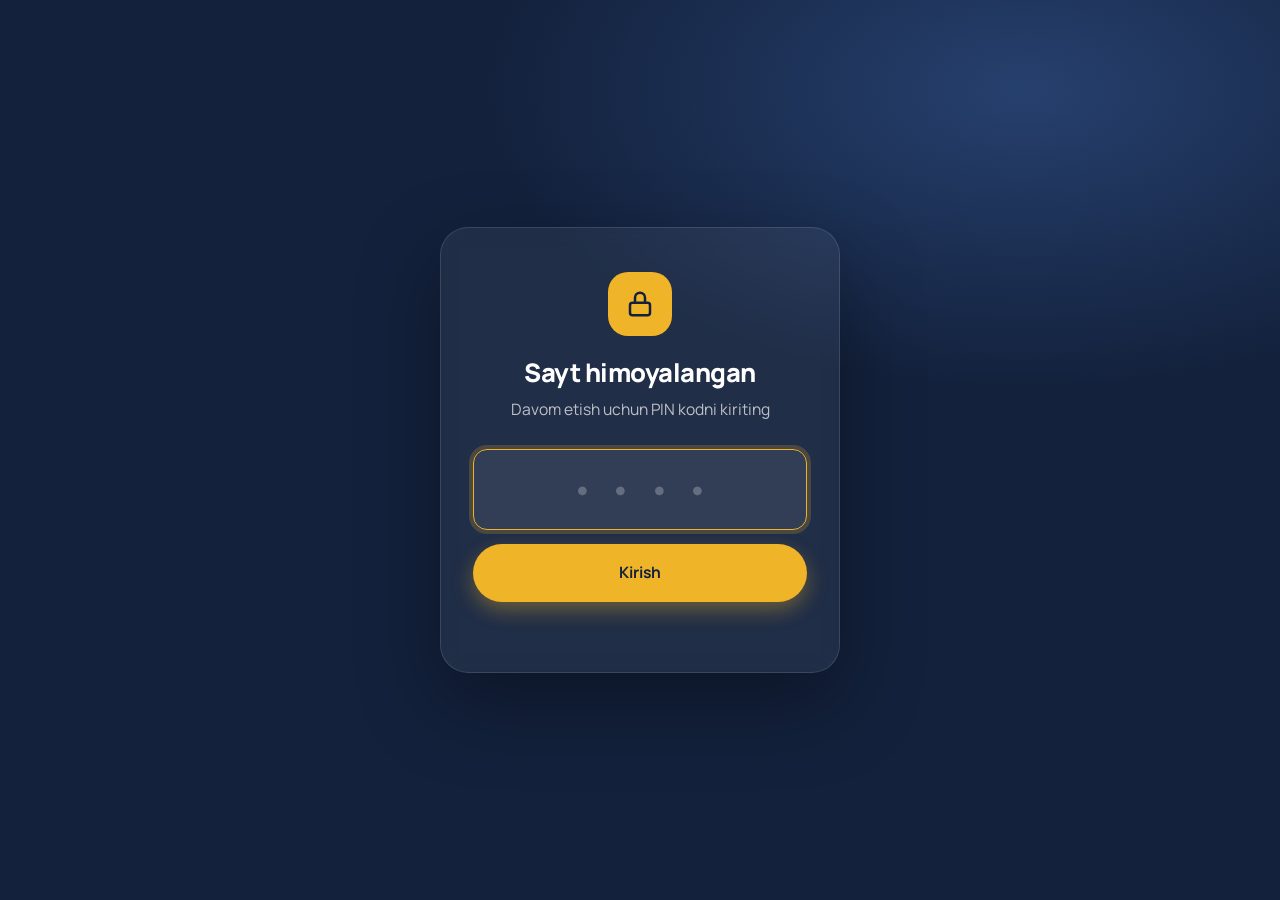
<file: index.html>
<!DOCTYPE html>
<html lang="uz">
<head>
  <meta charset="UTF-8">
  <meta name="viewport" content="width=device-width, initial-scale=1.0">
  <title>Aberno Butters Group — Bulut va Margaritto ishlab chiqaruvchisi</title>
  <meta name="description" content="Aberno Butters Group — Bulut brendi ostida oq sellulozali qogʻoz salfetka va gigiyenik mahsulotlar, Margaritto brendi ostida saryogʻ va margarin ishlab chiqaruvchi kompaniya.">
  <meta name="robots" content="noindex, nofollow">
  <link rel="icon" href="img/favicon.svg" type="image/svg+xml">
  <link rel="preconnect" href="https://fonts.googleapis.com">
  <link rel="preconnect" href="https://fonts.gstatic.com" crossorigin>
  <link href="https://fonts.googleapis.com/css2?family=Manrope:wght@400;500;600;700;800&display=swap" rel="stylesheet">
  <script>
    (function () {
      var t = null;
      try { t = localStorage.getItem('theme'); } catch (e) {}
      if (t !== 'light' && t !== 'dark') t = window.matchMedia('(prefers-color-scheme: dark)').matches ? 'dark' : 'light';
      document.documentElement.setAttribute('data-theme', t);
      var u = null;
      try { u = sessionStorage.getItem('aberno-unlocked'); } catch (e) {}
      if (u !== '1') document.documentElement.classList.add('is-locked');
    })();
  </script>
  <link rel="stylesheet" href="css/style.css?v=3">
</head>
<body>

  <!-- ============ HEADER ============ -->
  <header class="site-header">
    <div class="container">
      <a href="index.html" class="logo" aria-label="Aberno Butters Group — bosh sahifa">
        <svg viewBox="0 0 40 40" aria-hidden="true"><rect width="40" height="40" rx="12" fill="#13213c"/><path d="M12 29 20 11l8 18" stroke="#f0b429" stroke-width="3.6" fill="none" stroke-linecap="round" stroke-linejoin="round"/><path d="M15.6 23.2h8.8" stroke="#fff" stroke-width="3" stroke-linecap="round"/></svg>
        <span class="logo__text"><span class="logo__name">Aberno</span><span class="logo__sub">BUTTERS GROUP</span></span>
      </a>
      <nav class="nav" aria-label="Asosiy menyu">
        <a href="index.html" class="nav__link is-active" aria-current="page">Bosh sahifa</a>
        <a href="about.html" class="nav__link">Biz haqimizda</a>
        <a href="bulut.html" class="nav__link">Bulut</a>
        <a href="margaritto.html" class="nav__link">Margaritto</a>
        <a href="contact.html" class="nav__link">Aloqa</a>
        <a href="contact.html#form" class="btn btn--gold btn--sm nav__cta">Hamkor boʻlish</a>
      </nav>
      <div class="header-actions">
        <a href="tel:+998710000000" class="header-phone">
          <svg class="icon" viewBox="0 0 24 24"><path d="M22 16.92v3a2 2 0 0 1-2.18 2 19.79 19.79 0 0 1-8.63-3.07 19.5 19.5 0 0 1-6-6A19.79 19.79 0 0 1 2.12 4.18 2 2 0 0 1 4.11 2h3a2 2 0 0 1 2 1.72c.13.96.36 1.9.7 2.81a2 2 0 0 1-.45 2.11L8.09 9.91a16 16 0 0 0 6 6l1.27-1.27a2 2 0 0 1 2.11-.45c.91.34 1.85.57 2.81.7A2 2 0 0 1 22 16.92z"/></svg>
          +998 71 000-00-00
        </a>
        <a href="contact.html#form" class="btn btn--navy btn--sm">Buyurtma berish</a>
        <button class="theme-toggle" type="button" aria-label="Qorongʻu rejimga oʻtish" aria-pressed="false" title="Qorongʻu rejimga oʻtish">
          <svg class="icon icon-moon" viewBox="0 0 24 24"><path d="M21 12.79A9 9 0 1 1 11.21 3 7 7 0 0 0 21 12.79z"/></svg>
          <svg class="icon icon-sun" viewBox="0 0 24 24"><circle cx="12" cy="12" r="4"/><path d="M12 2v2M12 20v2M4.93 4.93l1.41 1.41M17.66 17.66l1.41 1.41M2 12h2M20 12h2M6.34 17.66l-1.41 1.41M19.07 4.93l-1.41 1.41"/></svg>
        </button>
        <button class="burger" type="button" aria-label="Menyuni ochish" aria-expanded="false"><span></span><span></span><span></span></button>
      </div>
    </div>
  </header>

  <main>
    <!-- ============ HERO ============ -->
    <section class="hero">
      <div class="container">
        <div class="hero__text">
          <div class="hero__badge"><b>UZ</b> Mahalliy ishlab chiqaruvchi</div>
          <h1>Har kuni kerak boʻladigan <span>sifatli mahsulotlar</span></h1>
          <p class="hero__lead">Aberno Butters Group — 100% oq sellulozadan tayyorlangan <strong>Bulut</strong> qogʻoz mahsulotlari hamda <strong>Margaritto</strong> saryogʻ va margarinlarini ishlab chiqaruvchi kompaniya.</p>
          <div class="hero__actions">
            <a href="#brands" class="btn btn--gold">Mahsulotlarimiz
              <svg class="icon" viewBox="0 0 24 24"><path d="M5 12h14M12 5l7 7-7 7"/></svg>
            </a>
            <a href="contact.html#form" class="btn btn--ghost">Hamkor boʻlish</a>
          </div>
          <div class="hero__brands">
            <div><strong>Bulut</strong>Salfetka va qogʻoz</div>
            <div><strong>Margaritto</strong>Saryogʻ va margarin</div>
            <div><strong>B2B · HoReCa</strong>Ulgurji yetkazib berish</div>
          </div>
        </div>
        <div class="hero__visual" aria-hidden="true">
          <div class="hero__circle"></div>
          <div class="hero__item hero__item--1"><img src="img/roll.svg" alt=""></div>
          <div class="hero__item hero__item--2"><img src="img/butter.svg" alt=""></div>
          <div class="hero__item hero__item--3"><img src="img/napkin.svg" alt=""></div>
          <div class="hero__tag">
            <i><svg class="icon" viewBox="0 0 24 24"><path d="M12 22s8-4 8-10V5l-8-3-8 3v7c0 6 8 10 8 10z"/><path d="m9 12 2 2 4-4"/></svg></i>
            <span>Qatʼiy sifat nazorati<small>Har bir partiya tekshiriladi</small></span>
          </div>
        </div>
      </div>
    </section>

    <!-- ============ KOMPANIYA HAQIDA ============ -->
    <section class="section">
      <div class="container split">
        <div class="split__text reveal">
          <span class="eyebrow">Kompaniya haqida</span>
          <h2>Uyingiz qulayligi va dasturxoningiz uchun ikki yoʻnalish</h2>
          <p>Aberno Butters Group ikki asosiy yoʻnalishda faoliyat yuritadi: gigiyenik qogʻoz mahsulotlari va sut-yogʻ mahsulotlari. Har ikkala yoʻnalishda ham bizning asosiy tamoyilimiz bitta — sifatli xomashyo, zamonaviy texnologiya va hamyonbop narx.</p>
          <ul class="checklist">
            <li><svg class="icon" viewBox="0 0 24 24"><path d="M20 6 9 17l-5-5"/></svg>Faqat 100% oq sellulozadan ishlangan qogʻoz mahsulotlari</li>
            <li><svg class="icon" viewBox="0 0 24 24"><path d="M20 6 9 17l-5-5"/></svg>Tabiiy tarkibli saryogʻ va margarinlar</li>
            <li><svg class="icon" viewBox="0 0 24 24"><path d="M20 6 9 17l-5-5"/></svg>Chakana, ulgurji va HoReCa uchun qadoqlar</li>
          </ul>
          <a href="about.html" class="btn btn--navy">Batafsil
            <svg class="icon" viewBox="0 0 24 24"><path d="M5 12h14M12 5l7 7-7 7"/></svg>
          </a>
        </div>
        <div class="split__visual reveal reveal-delay-1">
          <div class="visual-card">
            <img src="img/tissue-box.svg" alt="Bulut yuz salfetkalari">
            <img src="img/tub.svg" alt="Margaritto stol margarini">
            <div class="visual-card__stat"><strong>2</strong><span>ishonchli brend</span></div>
          </div>
        </div>
      </div>
    </section>

    <!-- ============ BRENDLAR ============ -->
    <section class="section section--cream" id="brands">
      <div class="container">
        <div class="section-head section-head--center reveal">
          <span class="eyebrow">Bizning brendlar</span>
          <h2>Bulut va Margaritto</h2>
          <p>Har bir brend oʻz yoʻnalishida eng yaxshi sifatni taklif qilish uchun yaratilgan.</p>
        </div>
        <div class="brand-grid">
          <article class="brand-card brand-card--bulut reveal">
            <div class="brand-card__logo">Bulut</div>
            <div class="brand-card__cat">Gigiyenik qogʻoz mahsulotlari</div>
            <p>Bulutdek yumshoq va toza. 100% oq sellulozadan tayyorlangan salfetkalar, tualet qogʻozi va oshxona sochiqlari.</p>
            <div class="brand-card__tags"><span>Salfetkalar</span><span>Tualet qogʻozi</span><span>Oshxona sochiqlari</span></div>
            <div class="brand-card__imgs">
              <img src="img/napkin.svg" alt="Bulut salfetkasi">
              <img src="img/roll.svg" alt="Bulut tualet qogʻozi">
              <img src="img/pocket.svg" alt="Bulut choʻntak roʻmolchasi">
            </div>
            <a href="bulut.html" class="btn btn--sky btn--sm">Katalog
              <svg class="icon" viewBox="0 0 24 24"><path d="M5 12h14M12 5l7 7-7 7"/></svg>
            </a>
          </article>
          <article class="brand-card brand-card--margaritto reveal reveal-delay-1">
            <div class="brand-card__logo">Margaritto</div>
            <div class="brand-card__cat">Saryogʻ va margarin</div>
            <p>Oilaviy dasturxon va professional oshxona uchun. Mayin taʼmli saryogʻ, stol va qandolatchilik margarinlari.</p>
            <div class="brand-card__tags"><span>Saryogʻ</span><span>Margarin</span><span>HoReCa</span></div>
            <div class="brand-card__imgs">
              <img src="img/butter.svg" alt="Margaritto saryogʻi">
              <img src="img/tub.svg" alt="Margaritto stol margarini">
              <img src="img/margarine.svg" alt="Margaritto margarini">
            </div>
            <a href="margaritto.html" class="btn btn--gold btn--sm">Katalog
              <svg class="icon" viewBox="0 0 24 24"><path d="M5 12h14M12 5l7 7-7 7"/></svg>
            </a>
          </article>
        </div>
      </div>
    </section>

    <!-- ============ RAQAMLAR ============ -->
    <section class="section section--navy section--tight">
      <div class="container">
        <div class="stats">
          <div class="stat reveal"><strong data-count="2">0</strong><span>ishonchli brend</span></div>
          <div class="stat reveal reveal-delay-1"><strong data-count="14" data-suffix="+">0</strong><span>turdagi mahsulot</span></div>
          <div class="stat reveal reveal-delay-2"><strong data-count="3">0</strong><span>savdo yoʻnalishi: chakana, ulgurji, HoReCa</span></div>
          <div class="stat reveal reveal-delay-3"><strong data-count="100" data-suffix="%">0</strong><span>oq selluloza</span></div>
        </div>
      </div>
    </section>

    <!-- ============ AFZALLIKLAR ============ -->
    <section class="section">
      <div class="container">
        <div class="section-head reveal">
          <span class="eyebrow">Nega aynan biz</span>
          <h2>Sifat — bizning asosiy qadriyatimiz</h2>
          <p>Xomashyo tanlashdan tortib qadoqlash va yetkazib berishgacha boʻlgan har bir bosqich nazorat ostida.</p>
        </div>
        <div class="features">
          <div class="feature reveal">
            <div class="feature__icon"><svg class="icon" viewBox="0 0 24 24"><path d="M11 20A7 7 0 0 1 9.8 6.1C15.5 5 17 4.48 19 2c1 2 2 4.18 2 8 0 5.5-4.78 10-10 10Z"/><path d="M2 21c0-3 1.85-5.36 5.08-6C9.5 14.52 12 13 13 12"/></svg></div>
            <h3>Sifatli xomashyo</h3>
            <p>Qogʻoz uchun faqat birlamchi oq selluloza, yogʻ mahsulotlari uchun tanlangan xomashyo.</p>
          </div>
          <div class="feature reveal reveal-delay-1">
            <div class="feature__icon"><svg class="icon" viewBox="0 0 24 24"><path d="M12 22s8-4 8-10V5l-8-3-8 3v7c0 6 8 10 8 10z"/><path d="m9 12 2 2 4-4"/></svg></div>
            <h3>Sifat nazorati</h3>
            <p>Har bir partiya laboratoriyada tekshiriladi va standart talablariga muvofiqligi taʼminlanadi.</p>
          </div>
          <div class="feature reveal reveal-delay-2">
            <div class="feature__icon"><svg class="icon" viewBox="0 0 24 24"><path d="M2 20V9l6 4V9l6 4V4h5l3 16z"/><path d="M2 20h20"/></svg></div>
            <h3>Zamonaviy ishlab chiqarish</h3>
            <p>Avtomatlashtirilgan liniyalar barqaror sifat va katta hajmdagi buyurtmalarni taʼminlaydi.</p>
          </div>
          <div class="feature reveal reveal-delay-3">
            <div class="feature__icon"><svg class="icon" viewBox="0 0 24 24"><path d="M1 3h15v13H1z"/><path d="M16 8h4l3 3v5h-7z"/><circle cx="5.5" cy="18.5" r="2.5"/><circle cx="18.5" cy="18.5" r="2.5"/></svg></div>
            <h3>Tez yetkazib berish</h3>
            <p>Oʻz logistikamiz orqali doʻkonlar, distribyutorlar va HoReCa mijozlariga oʻz vaqtida yetkazamiz.</p>
          </div>
        </div>
      </div>
    </section>

    <!-- ============ JARAYON ============ -->
    <section class="section section--cream">
      <div class="container">
        <div class="section-head section-head--center reveal">
          <span class="eyebrow">Ishlab chiqarish</span>
          <h2>Xomashyodan — dasturxoningizgacha</h2>
        </div>
        <div class="steps">
          <div class="step reveal">
            <h3>Xomashyo tanlash</h3>
            <p>Ishonchli yetkazib beruvchilardan sertifikatlangan xomashyo qabul qilinadi.</p>
          </div>
          <div class="step reveal reveal-delay-1">
            <h3>Ishlab chiqarish</h3>
            <p>Zamonaviy uskunalarda gigiyena talablariga toʻliq rioya qilgan holda tayyorlanadi.</p>
          </div>
          <div class="step reveal reveal-delay-2">
            <h3>Nazorat va qadoqlash</h3>
            <p>Laboratoriya tekshiruvidan oʻtgan mahsulot xavfsiz va qulay qadoqlarga joylanadi.</p>
          </div>
          <div class="step reveal reveal-delay-3">
            <h3>Yetkazib berish</h3>
            <p>Mahsulotlar saqlash sharoitlariga rioya qilingan holda hamkorlarimizga yetkaziladi.</p>
          </div>
        </div>
      </div>
    </section>

    <!-- ============ CTA ============ -->
    <section class="section">
      <div class="container">
        <div class="cta reveal">
          <div>
            <h2>Distribyutor yoki ulgurji xaridor boʻlmoqchimisiz?</h2>
            <p>Ariza qoldiring — menejerimiz siz bilan bogʻlanib, narxlar va hamkorlik shartlari haqida maʼlumot beradi.</p>
          </div>
          <div class="cta__actions">
            <a href="contact.html#form" class="btn btn--navy">Ariza qoldirish
              <svg class="icon" viewBox="0 0 24 24"><path d="M5 12h14M12 5l7 7-7 7"/></svg>
            </a>
            <a href="tel:+998710000000" class="btn btn--outline">Qoʻngʻiroq qilish</a>
          </div>
        </div>
      </div>
    </section>
  </main>

  <!-- ============ FOOTER ============ -->
  <footer class="site-footer">
    <div class="container">
      <div class="footer-grid">
        <div>
          <a href="index.html" class="logo">
            <svg viewBox="0 0 40 40" aria-hidden="true"><rect width="40" height="40" rx="12" fill="#f0b429"/><path d="M12 29 20 11l8 18" stroke="#13213c" stroke-width="3.6" fill="none" stroke-linecap="round" stroke-linejoin="round"/><path d="M15.6 23.2h8.8" stroke="#fff" stroke-width="3" stroke-linecap="round"/></svg>
            <span class="logo__text"><span class="logo__name">Aberno</span><span class="logo__sub">BUTTERS GROUP</span></span>
          </a>
          <p class="footer-about">Bulut qogʻoz mahsulotlari hamda Margaritto saryogʻ va margarinlari ishlab chiqaruvchisi.</p>
          <div class="socials">
            <a href="#" aria-label="Telegram"><svg class="icon" viewBox="0 0 24 24"><path d="M21 4 3 11l6 2 2 6 3-4 5 4z"/><path d="m9 13 8-6"/></svg></a>
            <a href="#" aria-label="Instagram"><svg class="icon" viewBox="0 0 24 24"><rect x="3" y="3" width="18" height="18" rx="5"/><circle cx="12" cy="12" r="4"/><circle cx="17.5" cy="6.5" r=".6"/></svg></a>
            <a href="#" aria-label="Facebook"><svg class="icon" viewBox="0 0 24 24"><path d="M18 2h-3a5 5 0 0 0-5 5v3H7v4h3v8h4v-8h3l1-4h-4V7a1 1 0 0 1 1-1h3z"/></svg></a>
            <a href="#" aria-label="YouTube"><svg class="icon" viewBox="0 0 24 24"><rect x="2" y="5" width="20" height="14" rx="4"/><path d="m10 9 5 3-5 3z"/></svg></a>
          </div>
        </div>
        <div>
          <h4>Sahifalar</h4>
          <ul class="footer-links">
            <li><a href="index.html">Bosh sahifa</a></li>
            <li><a href="about.html">Biz haqimizda</a></li>
            <li><a href="contact.html">Aloqa</a></li>
            <li><a href="contact.html#form">Hamkorlik</a></li>
          </ul>
        </div>
        <div>
          <h4>Brendlar</h4>
          <ul class="footer-links">
            <li><a href="bulut.html">Bulut — salfetkalar</a></li>
            <li><a href="bulut.html">Bulut — tualet qogʻozi</a></li>
            <li><a href="margaritto.html">Margaritto — saryogʻ</a></li>
            <li><a href="margaritto.html">Margaritto — margarin</a></li>
          </ul>
        </div>
        <div>
          <h4>Aloqa</h4>
          <ul class="footer-contact">
            <li><svg class="icon" viewBox="0 0 24 24"><path d="M20 10c0 6-8 12-8 12s-8-6-8-12a8 8 0 0 1 16 0Z"/><circle cx="12" cy="10" r="3"/></svg>Oʻzbekiston, Toshkent shahri</li>
            <li><svg class="icon" viewBox="0 0 24 24"><path d="M22 16.92v3a2 2 0 0 1-2.18 2 19.79 19.79 0 0 1-8.63-3.07 19.5 19.5 0 0 1-6-6A19.79 19.79 0 0 1 2.12 4.18 2 2 0 0 1 4.11 2h3a2 2 0 0 1 2 1.72c.13.96.36 1.9.7 2.81a2 2 0 0 1-.45 2.11L8.09 9.91a16 16 0 0 0 6 6l1.27-1.27a2 2 0 0 1 2.11-.45c.91.34 1.85.57 2.81.7A2 2 0 0 1 22 16.92z"/></svg><a href="tel:+998710000000">+998 71 000-00-00</a></li>
            <li><svg class="icon" viewBox="0 0 24 24"><rect x="2" y="4" width="20" height="16" rx="2"/><path d="m22 6-10 7L2 6"/></svg><a href="mailto:info@aberno.uz">info@aberno.uz</a></li>
          </ul>
        </div>
      </div>
      <div class="footer-bottom">
        <span>© <span data-year>2026</span> Aberno Butters Group. Barcha huquqlar himoyalangan.</span>
        <span>Bulut · Margaritto</span>
      </div>
    </div>
  </footer>

  <button class="to-top" type="button" aria-label="Tepaga qaytish">
    <svg class="icon" viewBox="0 0 24 24"><path d="M12 19V5M5 12l7-7 7 7"/></svg>
  </button>

  <script src="js/main.js?v=3"></script>
</body>
</html>
</file>
<file: css/style.css>
/* =========================================================
   Aberno Butters Group — asosiy stil fayli
   ========================================================= */

:root {
  --navy: #13213c;
  --navy-2: #1d3055;
  --gold: #f0b429;
  --gold-d: #d4960a;
  --butter: #fff4d6;
  --orange: #e8772e;
  --sky: #3d9be0;
  --sky-d: #2479b8;
  --sky-l: #eaf5fd;
  --cream: #fffaf0;
  --bg: #ffffff;
  --ink: #1b2232;
  --muted: #5d6678;
  --line: #ebe5d8;

  --surface: #ffffff;
  --heading: #13213c;
  --header-bg: rgba(255, 255, 255, .92);
  --btn-navy: #13213c;
  --footer-bg: #0d172b;
  --success-bg: #e7f7ee;
  --success-ink: #17703d;

  --radius: 20px;
  --radius-sm: 12px;
  --shadow: 0 12px 32px rgba(19, 33, 60, .08);
  --shadow-lg: 0 24px 60px rgba(19, 33, 60, .14);
  --max: 1200px;
  --header-h: 76px;
  color-scheme: light;
}

/* ---------- Qorongʻu rejim ---------- */
:root[data-theme="dark"] {
  --gold-d: #f5c24a;
  --butter: rgba(240, 180, 41, .14);
  --sky-d: #6bb8ef;
  --sky-l: rgba(61, 155, 224, .16);
  --cream: #111b2e;
  --bg: #0b1322;
  --surface: #16213a;
  --ink: #e4e8f1;
  --muted: #9aa5ba;
  --line: #26334f;
  --heading: #f4f6fb;
  --header-bg: rgba(11, 19, 34, .88);
  --btn-navy: #263b63;
  --footer-bg: #070d18;
  --success-bg: rgba(31, 157, 85, .16);
  --success-ink: #6fdc9d;
  --shadow: 0 12px 32px rgba(0, 0, 0, .35);
  --shadow-lg: 0 24px 60px rgba(0, 0, 0, .5);
  color-scheme: dark;
}
:root[data-theme="dark"] .brand-card--bulut,
:root[data-theme="dark"] .brand-card--margaritto { border-color: var(--line); }
:root[data-theme="dark"] .section--navy { background: #101c33; }
:root[data-theme="dark"] .btn--navy:hover { background: #30497a; }
:root[data-theme="dark"] .page-hero--margaritto .btn--navy,
:root[data-theme="dark"] .cta .btn--navy { background: var(--navy); }
:root[data-theme="dark"] .product-card__img img,
:root[data-theme="dark"] .visual-card img { filter: drop-shadow(0 16px 20px rgba(0, 0, 0, .35)); }

*,
*::before,
*::after { box-sizing: border-box; margin: 0; padding: 0; }

html { scroll-behavior: smooth; }

body {
  font-family: 'Manrope', system-ui, -apple-system, 'Segoe UI', sans-serif;
  color: var(--ink);
  background: var(--bg);
  line-height: 1.65;
  font-size: 16px;
  -webkit-font-smoothing: antialiased;
  overflow-x: hidden;
  transition: background-color .3s, color .3s;
}

img, svg { max-width: 100%; display: block; }
a { color: inherit; text-decoration: none; }
ul { list-style: none; }
button, input, textarea, select { font: inherit; color: inherit; }

h1, h2, h3, h4 { line-height: 1.15; letter-spacing: -.02em; font-weight: 800; }
h1 { font-size: clamp(2.2rem, 5vw, 3.8rem); }
h2 { font-size: clamp(1.8rem, 3.5vw, 2.7rem); }
h3 { font-size: 1.3rem; }

.container { width: min(var(--max), 100% - 32px); margin-inline: auto; }

.icon {
  width: 24px; height: 24px;
  fill: none; stroke: currentColor; stroke-width: 2;
  stroke-linecap: round; stroke-linejoin: round;
  flex-shrink: 0;
}

/* ---------- Tugmalar ---------- */
.btn {
  display: inline-flex; align-items: center; gap: 10px;
  padding: 14px 26px;
  border-radius: 999px;
  font-weight: 700; font-size: .98rem;
  border: 2px solid transparent;
  cursor: pointer;
  transition: transform .2s, background .2s, color .2s, border-color .2s, box-shadow .2s;
  white-space: nowrap;
}
.btn .icon { width: 18px; height: 18px; transition: transform .2s; }
.btn:hover .icon { transform: translateX(4px); }
.btn:hover { transform: translateY(-2px); }

.btn--gold { background: var(--gold); color: var(--navy); box-shadow: 0 8px 20px rgba(240, 180, 41, .35); }
.btn--gold:hover { background: #f5c24a; }
.btn--navy { background: var(--btn-navy); color: #fff; }
.btn--navy:hover { background: var(--navy-2); }
.btn--sky { background: var(--sky); color: #fff; box-shadow: 0 8px 20px rgba(61, 155, 224, .3); }
.btn--sky:hover { background: var(--sky-d); }
.btn--ghost { border-color: rgba(255, 255, 255, .35); color: #fff; }
.btn--ghost:hover { border-color: #fff; background: rgba(255, 255, 255, .08); }
.btn--outline { border-color: var(--navy); color: var(--navy); }
.btn--outline:hover { background: var(--navy); color: #fff; }
.btn--sm { padding: 10px 20px; font-size: .9rem; }

/* ---------- Header ---------- */
.site-header {
  position: sticky; top: 0; z-index: 100;
  height: var(--header-h);
  background: var(--header-bg);
  backdrop-filter: saturate(180%) blur(12px);
  -webkit-backdrop-filter: saturate(180%) blur(12px);
  border-bottom: 1px solid transparent;
  transition: border-color .3s, box-shadow .3s;
}
.site-header.is-scrolled { border-color: var(--line); box-shadow: 0 4px 20px rgba(19, 33, 60, .06); }
.site-header .container { height: 100%; display: flex; align-items: center; justify-content: space-between; gap: 24px; }

.logo { display: flex; align-items: center; gap: 12px; }
.logo svg { width: 42px; height: 42px; }
.logo__text { display: flex; flex-direction: column; line-height: 1; }
.logo__name { font-weight: 800; font-size: 1.35rem; letter-spacing: -.02em; color: var(--heading); }
.logo__sub { font-size: .62rem; font-weight: 700; letter-spacing: .22em; color: var(--gold-d); margin-top: 4px; }

.nav { display: flex; align-items: center; gap: 6px; }
.nav__link {
  position: relative;
  padding: 10px 16px;
  font-weight: 600; font-size: .95rem;
  color: var(--muted);
  border-radius: 999px;
  transition: color .2s, background .2s;
}
.nav__link:hover { color: var(--heading); background: var(--cream); }
.nav__link.is-active { color: var(--heading); background: var(--butter); }
.nav__cta { display: none; }

.header-actions { display: flex; align-items: center; gap: 14px; }
.header-phone { display: flex; align-items: center; gap: 8px; font-weight: 700; font-size: .95rem; color: var(--heading); }
.header-phone .icon { width: 18px; height: 18px; color: var(--gold-d); }

.theme-toggle {
  width: 46px; height: 46px;
  border: 1px solid var(--line); border-radius: 12px;
  background: var(--surface); color: var(--heading);
  display: grid; place-items: center;
  cursor: pointer;
  transition: border-color .2s, color .2s, transform .2s;
}
.theme-toggle:hover { border-color: var(--gold); color: var(--gold-d); }
.theme-toggle:active { transform: scale(.94); }
.theme-toggle .icon { width: 20px; height: 20px; }
.theme-toggle .icon-sun { display: none; }
:root[data-theme="dark"] .theme-toggle .icon-sun { display: block; }
:root[data-theme="dark"] .theme-toggle .icon-moon { display: none; }

.burger {
  display: none;
  width: 46px; height: 46px;
  border: 1px solid var(--line); border-radius: 12px;
  background: var(--surface); cursor: pointer;
  position: relative;
}
.burger span {
  position: absolute; left: 12px; right: 12px; height: 2px;
  background: var(--heading); border-radius: 2px;
  transition: transform .3s, opacity .3s, top .3s;
}
.burger span:nth-child(1) { top: 15px; }
.burger span:nth-child(2) { top: 22px; }
.burger span:nth-child(3) { top: 29px; }
.nav-open .burger span:nth-child(1) { top: 22px; transform: rotate(45deg); }
.nav-open .burger span:nth-child(2) { opacity: 0; }
.nav-open .burger span:nth-child(3) { top: 22px; transform: rotate(-45deg); }

/* ---------- Hero (bosh sahifa) ---------- */
.hero {
  position: relative;
  background: radial-gradient(1200px 600px at 85% 20%, #26406e 0%, transparent 60%), var(--navy);
  color: #fff;
  overflow: hidden;
  padding: 90px 0 120px;
}
.hero::after {
  content: "";
  position: absolute; left: 0; right: 0; bottom: -1px; height: 70px;
  background: var(--bg);
  clip-path: ellipse(60% 100% at 50% 100%);
}
.hero .container { position: relative; z-index: 1; display: grid; grid-template-columns: 1.05fr 1fr; gap: 48px; align-items: center; }
.hero__badge {
  display: inline-flex; align-items: center; gap: 10px;
  padding: 8px 16px 8px 8px;
  border: 1px solid rgba(255, 255, 255, .18);
  border-radius: 999px;
  font-size: .88rem; font-weight: 600; color: rgba(255, 255, 255, .85);
  margin-bottom: 26px;
}
.hero__badge b { background: var(--gold); color: var(--navy); border-radius: 999px; padding: 3px 10px; font-size: .78rem; }
.hero h1 span { color: var(--gold); }
.hero__lead { margin: 24px 0 36px; font-size: 1.12rem; color: rgba(255, 255, 255, .75); max-width: 540px; }
.hero__actions { display: flex; flex-wrap: wrap; gap: 14px; }
.hero__brands { display: flex; gap: 28px; margin-top: 48px; padding-top: 28px; border-top: 1px solid rgba(255, 255, 255, .12); }
.hero__brands div { font-size: .85rem; color: rgba(255, 255, 255, .6); }
.hero__brands strong { display: block; font-size: 1.15rem; color: #fff; }

.hero__visual { position: relative; aspect-ratio: 1 / 1; max-width: 540px; justify-self: center; width: 100%; }
.hero__circle {
  position: absolute; inset: 8%;
  border-radius: 50%;
  background: radial-gradient(circle at 35% 30%, rgba(240, 180, 41, .35), rgba(61, 155, 224, .18) 60%, transparent 72%);
}
.hero__item {
  position: absolute;
  background: var(--surface);
  border-radius: 28px;
  box-shadow: var(--shadow-lg);
  padding: 14px;
  animation: float 6s ease-in-out infinite;
}
.hero__item img { width: 100%; height: 100%; }
.hero__item--1 { width: 46%; left: 4%; top: 12%; background: var(--sky-l); }
.hero__item--2 { width: 44%; right: 4%; top: 4%; background: var(--butter); animation-delay: -2s; }
.hero__item--3 { width: 40%; right: 12%; bottom: 6%; background: var(--surface); animation-delay: -4s; }
.hero__tag {
  position: absolute; left: 6%; bottom: 14%;
  background: var(--surface); color: var(--heading);
  border-radius: 16px; padding: 14px 18px;
  box-shadow: var(--shadow-lg);
  display: flex; align-items: center; gap: 12px;
  font-weight: 700; font-size: .92rem;
  animation: float 7s ease-in-out infinite -1s;
}
.hero__tag i {
  width: 38px; height: 38px; border-radius: 12px;
  background: #e7f7ee; color: #1f9d55;
  display: grid; place-items: center;
}
.hero__tag small { display: block; font-weight: 500; color: var(--muted); font-size: .78rem; }

@keyframes float {
  0%, 100% { transform: translateY(0); }
  50% { transform: translateY(-14px); }
}

/* ---------- Ichki sahifa hero ---------- */
.page-hero {
  position: relative;
  padding: 80px 0 90px;
  background: var(--navy);
  color: #fff;
  overflow: hidden;
}
.page-hero::before {
  content: ""; position: absolute; width: 520px; height: 520px; right: -140px; top: -200px;
  border-radius: 50%;
  background: radial-gradient(circle, rgba(240, 180, 41, .28), transparent 70%);
}
.page-hero--bulut { background: linear-gradient(135deg, #1a5f98, #3d9be0); }
.page-hero--bulut::before { background: radial-gradient(circle, rgba(255, 255, 255, .25), transparent 70%); }
.page-hero--margaritto { background: linear-gradient(135deg, #b87400, #f0b429); color: var(--navy); }
.page-hero--margaritto::before { background: radial-gradient(circle, rgba(255, 255, 255, .35), transparent 70%); }
.page-hero .container { position: relative; }
.page-hero p { max-width: 640px; margin-top: 18px; font-size: 1.1rem; opacity: .82; }
.breadcrumb { display: flex; gap: 8px; font-size: .88rem; font-weight: 600; opacity: .75; margin-bottom: 18px; }
.breadcrumb a:hover { text-decoration: underline; }

.page-hero--split .container { display: grid; grid-template-columns: 1.2fr .8fr; gap: 40px; align-items: center; }
.page-hero__art { max-width: 320px; justify-self: center; filter: drop-shadow(0 30px 40px rgba(0, 0, 0, .2)); animation: float 6s ease-in-out infinite; }

/* ---------- Bo'limlar ---------- */
.section { padding: 100px 0; }
.section--cream { background: var(--cream); }
.section--navy { background: var(--navy); color: #fff; }
.section--tight { padding: 70px 0; }

.eyebrow {
  display: inline-flex; align-items: center; gap: 10px;
  font-size: .8rem; font-weight: 800; letter-spacing: .16em; text-transform: uppercase;
  color: var(--gold-d);
  margin-bottom: 14px;
}
.eyebrow::before { content: ""; width: 28px; height: 2px; background: currentColor; }
.section--navy .eyebrow { color: var(--gold); }

.section-head { max-width: 680px; margin-bottom: 56px; }
.section-head--center { margin-inline: auto; text-align: center; }
.section-head--center .eyebrow::after { content: ""; width: 28px; height: 2px; background: currentColor; }
.section-head p { margin-top: 16px; color: var(--muted); font-size: 1.08rem; }
.section--navy .section-head p { color: rgba(255, 255, 255, .7); }

/* ---------- Split (matn + rasm) ---------- */
.split { display: grid; grid-template-columns: 1fr 1fr; gap: 64px; align-items: center; }
.split__text p { color: var(--muted); margin-top: 16px; }
.split__text .btn { margin-top: 32px; }
.checklist { margin-top: 24px; display: grid; gap: 12px; }
.checklist li { display: flex; gap: 12px; align-items: flex-start; font-weight: 600; }
.checklist .icon { width: 22px; height: 22px; padding: 3px; border-radius: 50%; background: var(--butter); color: var(--gold-d); stroke-width: 3; margin-top: 2px; }

.visual-card {
  position: relative;
  border-radius: 32px;
  background: linear-gradient(145deg, var(--butter), var(--surface) 55%, var(--sky-l));
  aspect-ratio: 5 / 4;
  display: grid; grid-template-columns: 1fr 1fr; gap: 20px;
  padding: 40px;
  align-items: center;
}
.visual-card img { filter: drop-shadow(0 20px 24px rgba(19, 33, 60, .15)); }
.visual-card__stat {
  position: absolute; right: -18px; bottom: -22px;
  background: var(--navy); color: #fff;
  border-radius: 20px; padding: 20px 26px;
  box-shadow: var(--shadow-lg);
}
.visual-card__stat strong { display: block; font-size: 2rem; color: var(--gold); line-height: 1; }
.visual-card__stat span { font-size: .85rem; opacity: .8; }

/* ---------- Brend kartalari ---------- */
.brand-grid { display: grid; grid-template-columns: 1fr 1fr; gap: 28px; }
.brand-card {
  position: relative;
  border-radius: 32px;
  padding: 44px;
  overflow: hidden;
  display: flex; flex-direction: column;
  min-height: 520px;
  transition: transform .35s, box-shadow .35s;
}
.brand-card:hover { transform: translateY(-6px); box-shadow: var(--shadow-lg); }
.brand-card--bulut { background: linear-gradient(160deg, var(--sky-l), var(--surface) 70%); border: 1px solid #d6eaf9; }
.brand-card--margaritto { background: linear-gradient(160deg, var(--butter), var(--surface) 70%); border: 1px solid #f6e3b0; }
.brand-card__logo { font-size: 2.3rem; font-weight: 800; letter-spacing: -.03em; line-height: 1; }
.brand-card--bulut .brand-card__logo { color: var(--sky-d); }
.brand-card--margaritto .brand-card__logo { color: var(--gold-d); font-style: italic; }
.brand-card__cat { font-size: .82rem; font-weight: 700; text-transform: uppercase; letter-spacing: .14em; color: var(--muted); margin-top: 10px; }
.brand-card p { color: var(--muted); margin: 18px 0 22px; max-width: 380px; }
.brand-card__tags { display: flex; flex-wrap: wrap; gap: 8px; }
.brand-card__tags span { background: var(--surface); border: 1px solid var(--line); border-radius: 999px; padding: 6px 14px; font-size: .85rem; font-weight: 600; }
.brand-card__imgs { display: flex; align-items: flex-end; gap: 10px; margin-top: auto; padding-top: 30px; }
.brand-card__imgs img { width: 34%; filter: drop-shadow(0 16px 20px rgba(19, 33, 60, .14)); transition: transform .4s; }
.brand-card:hover .brand-card__imgs img:nth-child(1) { transform: translateY(-6px) rotate(-3deg); }
.brand-card:hover .brand-card__imgs img:nth-child(2) { transform: translateY(-10px); }
.brand-card:hover .brand-card__imgs img:nth-child(3) { transform: translateY(-6px) rotate(3deg); }
.brand-card .btn { position: absolute; right: 44px; top: 44px; }

/* ---------- Statistika ---------- */
.stats { display: grid; grid-template-columns: repeat(4, 1fr); gap: 24px; }
.stat { padding: 32px 28px; border-radius: var(--radius); background: rgba(255, 255, 255, .05); border: 1px solid rgba(255, 255, 255, .1); }
.stat strong { display: block; font-size: clamp(2.2rem, 4vw, 3rem); font-weight: 800; color: var(--gold); line-height: 1; letter-spacing: -.03em; }
.stat span { display: block; margin-top: 12px; color: rgba(255, 255, 255, .72); font-weight: 500; }

/* ---------- Afzalliklar ---------- */
.features { display: grid; grid-template-columns: repeat(4, 1fr); gap: 24px; }
.feature {
  padding: 32px 28px;
  border-radius: var(--radius);
  background: var(--surface);
  border: 1px solid var(--line);
  transition: transform .3s, box-shadow .3s, border-color .3s;
}
.feature:hover { transform: translateY(-4px); box-shadow: var(--shadow); border-color: transparent; }
.feature__icon {
  width: 56px; height: 56px;
  border-radius: 16px;
  display: grid; place-items: center;
  background: var(--butter); color: var(--gold-d);
  margin-bottom: 22px;
}
.feature__icon .icon { width: 26px; height: 26px; }
.feature:nth-child(even) .feature__icon { background: var(--sky-l); color: var(--sky-d); }
.feature h3 { font-size: 1.15rem; margin-bottom: 10px; }
.feature p { color: var(--muted); font-size: .95rem; }

/* ---------- Jarayon bosqichlari ---------- */
.steps { display: grid; grid-template-columns: repeat(4, 1fr); gap: 24px; counter-reset: step; }
.step { position: relative; padding-top: 70px; }
.step::before {
  counter-increment: step;
  content: "0" counter(step);
  position: absolute; top: 0; left: 0;
  font-size: 3rem; font-weight: 800; line-height: 1;
  color: transparent;
  -webkit-text-stroke: 1.5px var(--gold);
}
.step::after {
  content: ""; position: absolute; top: 24px; left: 90px; right: -12px; height: 2px;
  background: repeating-linear-gradient(90deg, var(--line) 0 8px, transparent 8px 14px);
}
.step:last-child::after { display: none; }
.step h3 { font-size: 1.15rem; margin-bottom: 10px; }
.step p { color: var(--muted); font-size: .95rem; }
.section--navy .step p { color: rgba(255, 255, 255, .7); }
.section--navy .step::after { background: repeating-linear-gradient(90deg, rgba(255, 255, 255, .18) 0 8px, transparent 8px 14px); }

/* ---------- CTA ---------- */
.cta {
  position: relative;
  border-radius: 36px;
  padding: 64px;
  background: linear-gradient(120deg, var(--gold) 0%, #f7cd5f 100%);
  color: var(--navy);
  display: grid; grid-template-columns: 1.4fr auto; gap: 32px; align-items: center;
  overflow: hidden;
}
.cta::before {
  content: ""; position: absolute; width: 360px; height: 360px; right: -80px; top: -160px;
  border-radius: 50%; background: rgba(255, 255, 255, .25);
}
.cta > * { position: relative; }
.cta p { margin-top: 12px; font-size: 1.08rem; opacity: .8; max-width: 560px; }
.cta__actions { display: flex; flex-wrap: wrap; gap: 12px; }

/* ---------- Qadriyatlar / timeline ---------- */
.values { display: grid; grid-template-columns: repeat(3, 1fr); gap: 24px; }
.value { padding: 36px; border-radius: var(--radius); background: var(--surface); box-shadow: var(--shadow); }
.value__num { font-size: .85rem; font-weight: 800; color: var(--gold-d); letter-spacing: .1em; }
.value h3 { margin: 10px 0 12px; }
.value p { color: var(--muted); }

.timeline { position: relative; max-width: 820px; margin-inline: auto; }
.timeline::before { content: ""; position: absolute; left: 110px; top: 8px; bottom: 8px; width: 2px; background: var(--line); }
.timeline__item { position: relative; display: grid; grid-template-columns: 110px 1fr; gap: 40px; padding-bottom: 44px; }
.timeline__item:last-child { padding-bottom: 0; }
.timeline__item::before {
  content: ""; position: absolute; left: 104px; top: 8px;
  width: 14px; height: 14px; border-radius: 50%;
  background: var(--gold); box-shadow: 0 0 0 5px var(--butter);
}
.timeline__year { font-weight: 800; font-size: 1.2rem; color: var(--heading); }
.timeline__body h3 { font-size: 1.15rem; margin-bottom: 8px; }
.timeline__body p { color: var(--muted); }

/* ---------- Mahsulotlar ---------- */
.filters { display: flex; flex-wrap: wrap; gap: 10px; margin-bottom: 40px; }
.chip {
  padding: 10px 20px;
  border-radius: 999px;
  border: 1px solid var(--line);
  background: var(--surface);
  font-weight: 700; font-size: .92rem;
  color: var(--muted);
  cursor: pointer;
  transition: all .2s;
}
.chip:hover { border-color: var(--heading); color: var(--heading); }
.chip.is-active { background: var(--heading); border-color: var(--heading); color: var(--bg); }
.chip span { opacity: .6; margin-left: 4px; font-weight: 600; }

.product-grid { display: grid; grid-template-columns: repeat(3, 1fr); gap: 28px; }
.product-card {
  display: flex; flex-direction: column;
  border-radius: 24px;
  background: var(--surface);
  border: 1px solid var(--line);
  overflow: hidden;
  transition: transform .3s, box-shadow .3s, opacity .3s;
}
.product-card:hover { transform: translateY(-6px); box-shadow: var(--shadow-lg); }
.product-card.is-hidden { display: none; }
.product-card__img {
  position: relative;
  aspect-ratio: 4 / 3;
  display: grid; place-items: center;
  padding: 28px;
  background: var(--sky-l);
}
.product-card__img img { height: 100%; width: auto; transition: transform .4s; }
.product-card:hover .product-card__img img { transform: scale(1.06); }
.theme-margaritto .product-card__img { background: var(--butter); }
.product-card__badge {
  position: absolute; left: 16px; top: 16px;
  background: var(--surface); color: var(--heading);
  font-size: .75rem; font-weight: 800; letter-spacing: .06em; text-transform: uppercase;
  padding: 6px 12px; border-radius: 999px;
}
.product-card__body { padding: 26px; display: flex; flex-direction: column; flex: 1; }
.product-card__body h3 { font-size: 1.2rem; }
.product-card__body p { color: var(--muted); font-size: .95rem; margin: 10px 0 18px; }
.specs { display: grid; grid-template-columns: 1fr 1fr; gap: 10px; margin-top: auto; }
.specs li { background: var(--cream); border-radius: 12px; padding: 10px 12px; font-size: .82rem; color: var(--muted); }
.specs b { display: block; color: var(--ink); font-size: .92rem; }

/* ---------- Aloqa ---------- */
.contact-grid { display: grid; grid-template-columns: .9fr 1.1fr; gap: 40px; align-items: start; }
.contact-cards { display: grid; gap: 16px; }
.contact-card {
  display: flex; gap: 18px; align-items: flex-start;
  padding: 24px; border-radius: var(--radius);
  background: var(--surface); border: 1px solid var(--line);
}
.contact-card__icon { width: 50px; height: 50px; border-radius: 14px; display: grid; place-items: center; background: var(--butter); color: var(--gold-d); flex-shrink: 0; }
.contact-card h3 { font-size: 1rem; margin-bottom: 4px; }
.contact-card p, .contact-card a { color: var(--muted); display: block; }
.contact-card a:hover { color: var(--heading); }

.form {
  padding: 44px;
  border-radius: 28px;
  background: var(--surface);
  box-shadow: var(--shadow-lg);
}
.form h2 { font-size: 1.8rem; }
.form > p { color: var(--muted); margin: 8px 0 28px; }
.form__row { display: grid; grid-template-columns: 1fr 1fr; gap: 18px; }
.field { display: flex; flex-direction: column; gap: 8px; margin-bottom: 18px; }
.field label { font-weight: 700; font-size: .9rem; }
.field input, .field textarea, .field select {
  width: 100%;
  padding: 14px 16px;
  border-radius: 12px;
  border: 1.5px solid var(--line);
  background: var(--cream);
  outline: none;
  transition: border-color .2s, background .2s, box-shadow .2s;
}
.field textarea { resize: vertical; min-height: 130px; }
.field input:focus, .field textarea:focus, .field select:focus { border-color: var(--gold); background: var(--surface); box-shadow: 0 0 0 4px rgba(240, 180, 41, .18); }
.field.has-error input, .field.has-error textarea, .field.has-error select { border-color: #d64545; }
.field__error { font-size: .82rem; color: #d64545; display: none; }
.field.has-error .field__error { display: block; }
.form .btn { width: 100%; justify-content: center; margin-top: 6px; }
.form__success {
  display: none;
  margin-top: 18px; padding: 16px 18px;
  border-radius: 12px;
  background: var(--success-bg); color: var(--success-ink);
  font-weight: 600;
}
.form__success.is-visible { display: block; }

.map {
  margin-top: 16px;
  border-radius: var(--radius);
  overflow: hidden;
  border: 1px solid var(--line);
  aspect-ratio: 16 / 9;
  background:
    linear-gradient(rgba(19, 33, 60, .04) 1px, transparent 1px) 0 0 / 28px 28px,
    linear-gradient(90deg, rgba(19, 33, 60, .04) 1px, transparent 1px) 0 0 / 28px 28px,
    var(--sky-l);
  display: grid; place-items: center;
  text-align: center;
  color: var(--muted);
  font-weight: 600;
}
.map .icon { width: 40px; height: 40px; color: var(--orange); margin: 0 auto 8px; }

/* ---------- FAQ ---------- */
.faq { max-width: 820px; margin-inline: auto; display: grid; gap: 14px; }
.faq__item { border: 1px solid var(--line); border-radius: 16px; background: var(--surface); overflow: hidden; }
.faq__q {
  width: 100%;
  display: flex; justify-content: space-between; align-items: center; gap: 16px;
  padding: 22px 24px;
  background: none; border: 0; cursor: pointer;
  font-weight: 700; font-size: 1.02rem; text-align: left;
}
.faq__q .icon { transition: transform .3s; color: var(--gold-d); }
.faq__item.is-open .faq__q .icon { transform: rotate(45deg); }
.faq__a { max-height: 0; overflow: hidden; transition: max-height .35s ease; }
.faq__a p { padding: 0 24px 22px; color: var(--muted); }

/* ---------- Footer ---------- */
.site-footer { background: var(--footer-bg); color: rgba(255, 255, 255, .7); padding: 80px 0 30px; }
.footer-grid { display: grid; grid-template-columns: 1.5fr 1fr 1fr 1.2fr; gap: 40px; }
.site-footer .logo__name { color: #fff; }
.footer-about { margin-top: 20px; max-width: 320px; font-size: .95rem; }
.site-footer h4 { color: #fff; font-size: 1rem; margin-bottom: 18px; }
.footer-links { display: grid; gap: 10px; font-size: .95rem; }
.footer-links a:hover { color: var(--gold); }
.footer-contact li { display: flex; gap: 10px; align-items: flex-start; margin-bottom: 12px; font-size: .95rem; }
.footer-contact .icon { width: 18px; height: 18px; color: var(--gold); margin-top: 3px; }
.socials { display: flex; gap: 10px; margin-top: 24px; }
.socials a {
  width: 42px; height: 42px; border-radius: 12px;
  display: grid; place-items: center;
  background: rgba(255, 255, 255, .07);
  transition: background .2s, color .2s;
}
.socials a:hover { background: var(--gold); color: var(--navy); }
.socials .icon { width: 20px; height: 20px; }
.footer-bottom {
  display: flex; justify-content: space-between; flex-wrap: wrap; gap: 12px;
  margin-top: 60px; padding-top: 26px;
  border-top: 1px solid rgba(255, 255, 255, .1);
  font-size: .88rem;
}

/* ---------- Tepaga qaytish ---------- */
.to-top {
  position: fixed; right: 24px; bottom: 24px; z-index: 90;
  width: 50px; height: 50px; border-radius: 50%;
  border: 0; cursor: pointer;
  background: var(--navy); color: #fff;
  display: grid; place-items: center;
  box-shadow: var(--shadow-lg);
  opacity: 0; visibility: hidden; transform: translateY(12px);
  transition: all .3s;
}
.to-top.is-visible { opacity: 1; visibility: visible; transform: none; }
.to-top:hover { background: var(--gold); color: var(--navy); }

/* ---------- PIN qulf ---------- */
html.is-locked body > :not(.pin-gate) { display: none !important; }
html.is-locked body { overflow: hidden; }

.pin-gate {
  position: fixed; inset: 0; z-index: 1000;
  display: grid; place-items: center;
  padding: 16px;
  background: radial-gradient(900px 500px at 80% 10%, #26406e 0%, transparent 60%), var(--navy);
  color: #fff;
}
.pin-gate__card {
  width: min(400px, 100%);
  text-align: center;
  padding: 44px 32px 36px;
  border-radius: 28px;
  background: rgba(255, 255, 255, .06);
  border: 1px solid rgba(255, 255, 255, .12);
  box-shadow: 0 30px 80px rgba(0, 0, 0, .35);
  -webkit-backdrop-filter: blur(10px);
  backdrop-filter: blur(10px);
}
.pin-gate__lock {
  width: 64px; height: 64px; margin: 0 auto 22px;
  border-radius: 20px;
  display: grid; place-items: center;
  background: var(--gold); color: var(--navy);
}
.pin-gate__lock .icon { width: 30px; height: 30px; }
.pin-gate h1 { font-size: 1.6rem; }
.pin-gate p { margin: 10px 0 26px; color: rgba(255, 255, 255, .7); font-size: .98rem; }
.pin-gate__input {
  width: 100%;
  padding: 16px;
  border-radius: 14px;
  border: 1.5px solid rgba(255, 255, 255, .2);
  background: rgba(255, 255, 255, .08);
  color: #fff;
  font-size: 1.8rem; font-weight: 800;
  letter-spacing: .6em; text-indent: .6em;
  text-align: center;
  outline: none;
  transition: border-color .2s, box-shadow .2s;
}
.pin-gate__input::placeholder { color: rgba(255, 255, 255, .25); }
.pin-gate__input:focus { border-color: var(--gold); box-shadow: 0 0 0 4px rgba(240, 180, 41, .2); }
.pin-gate__btn { width: 100%; justify-content: center; margin-top: 14px; }
.pin-gate__error { min-height: 1.4em; margin-top: 14px; font-size: .9rem; font-weight: 600; color: #ff8a8a; }
.pin-gate.is-wrong .pin-gate__card { animation: shake .4s; }
.pin-gate.is-wrong .pin-gate__input { border-color: #ff6b6b; }
@keyframes shake {
  0%, 100% { transform: translateX(0); }
  20%, 60% { transform: translateX(-10px); }
  40%, 80% { transform: translateX(10px); }
}

/* ---------- Animatsiya ---------- */
.reveal { opacity: 0; transform: translateY(28px); transition: opacity .7s ease, transform .7s ease; }
.reveal.is-visible { opacity: 1; transform: none; }
.reveal-delay-1 { transition-delay: .1s; }
.reveal-delay-2 { transition-delay: .2s; }
.reveal-delay-3 { transition-delay: .3s; }

@media (prefers-reduced-motion: reduce) {
  html { scroll-behavior: auto; }
  *, *::before, *::after { animation: none !important; transition: none !important; }
  .reveal { opacity: 1; transform: none; }
}

/* =========================================================
   Moslashuvchan (responsive)
   ========================================================= */
@media (max-width: 1100px) {
  .header-phone { display: none; }
  .features, .stats { grid-template-columns: repeat(2, 1fr); }
  .footer-grid { grid-template-columns: 1fr 1fr; }
}

@media (max-width: 960px) {
  :root { --header-h: 68px; }
  .burger { display: block; }
  .header-actions .btn { display: none; }
  .nav {
    position: fixed; top: var(--header-h); left: 0; right: 0;
    flex-direction: column; align-items: stretch; gap: 4px;
    padding: 16px;
    background: var(--surface);
    border-bottom: 1px solid var(--line);
    box-shadow: 0 20px 40px rgba(19, 33, 60, .12);
    transform: translateY(-12px); opacity: 0; visibility: hidden;
    transition: all .3s;
  }
  .nav-open .nav { transform: none; opacity: 1; visibility: visible; }
  .nav__link { padding: 14px 18px; font-size: 1.05rem; }
  .nav .btn { display: inline-flex; justify-content: center; margin-top: 8px; }

  .hero { padding: 60px 0 100px; }
  .hero .container,
  .split,
  .page-hero--split .container,
  .contact-grid { grid-template-columns: 1fr; }
  .hero__visual { max-width: 440px; }
  .split--reverse .split__visual { order: -1; }
  .brand-grid { grid-template-columns: 1fr; }
  .product-grid { grid-template-columns: repeat(2, 1fr); }
  .values { grid-template-columns: 1fr; }
  .steps { grid-template-columns: repeat(2, 1fr); row-gap: 48px; }
  .step::after { display: none; }
  .cta { grid-template-columns: 1fr; padding: 48px 36px; }
  .page-hero__art { max-width: 220px; }
  .visual-card__stat { right: 12px; }
}

@media (max-width: 640px) {
  body { font-size: 15px; }
  .section { padding: 72px 0; }
  .section-head { margin-bottom: 40px; }
  .features, .stats, .product-grid, .steps, .footer-grid, .form__row { grid-template-columns: 1fr; }
  .brand-card { padding: 30px; min-height: 0; }
  .brand-card .btn { position: static; margin-top: 24px; align-self: flex-start; order: 5; }
  .hero__brands { gap: 20px; flex-wrap: wrap; }
  .hero__tag { display: none; }
  .form { padding: 28px 22px; }
  .cta { padding: 40px 24px; border-radius: 28px; }
  .visual-card { padding: 24px; }
  .timeline::before { left: 7px; }
  .timeline__item { grid-template-columns: 1fr; gap: 6px; padding-left: 34px; }
  .timeline__item::before { left: 1px; }
}
</file>
